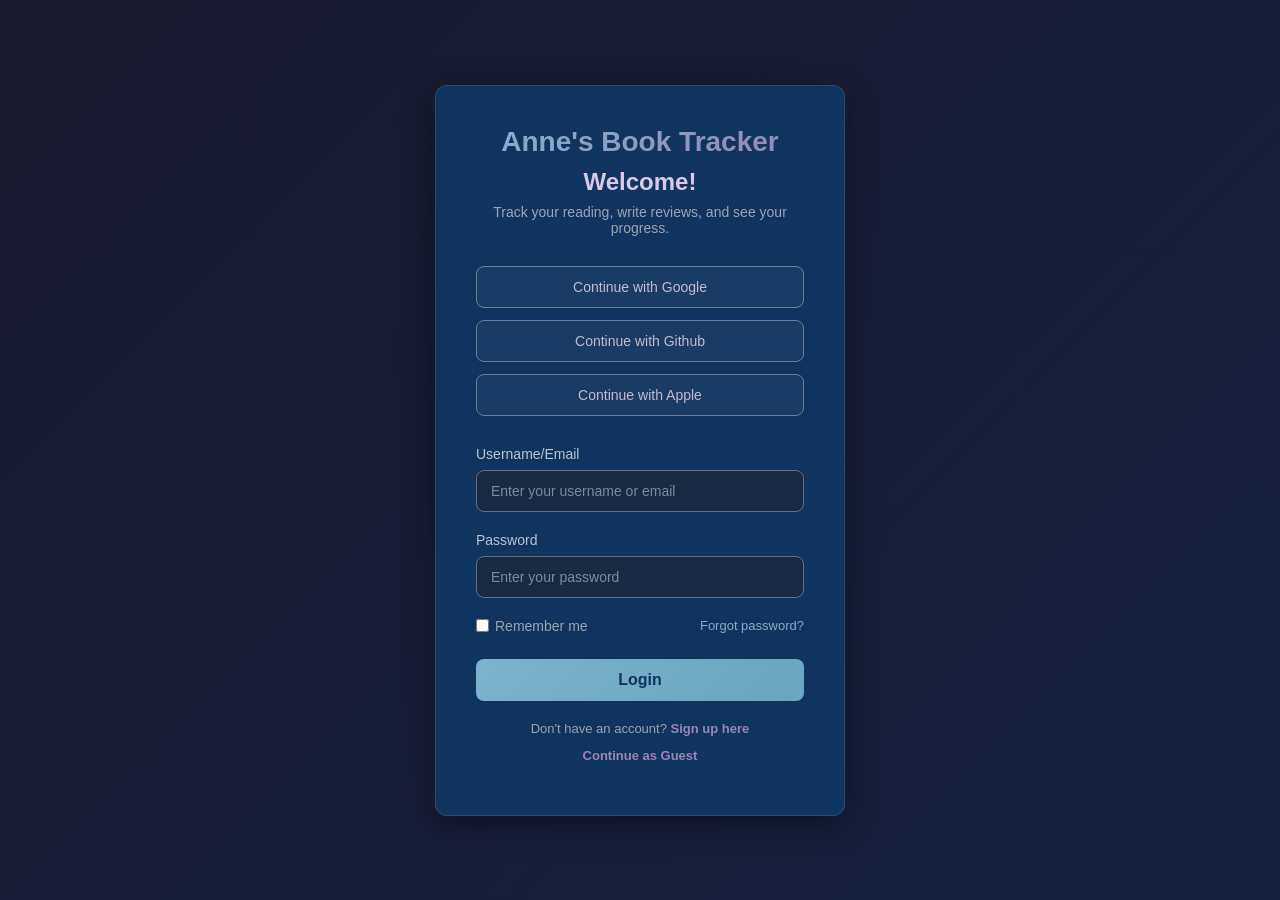
<file: index.html>
<!DOCTYPE html>
<html lang="en">
<head>
    <meta charset="UTF-8">
    <meta name="viewport" content="width=device-width, initial-scale=1.0">
    <title>LOGIN PAGE</title>
    <link rel="stylesheet" href="index.css">
</head>

<body>
    <div class="container">
        <div class="login-box">
            <h1 class="title">Anne's Book Tracker</h1>
            <h2>Welcome!</h2>
            <p class="subtitle">Track your reading, write reviews, and see your progress.</p>

            <div class="social-buttons">
                <button class="google-btn" type="button">Continue with Google</button>
                <button class="github-btn" type="button">Continue with Github</button>
                <button class="apple-btn" type="button">Continue with Apple</button>
            </div>

            <form id="loginForm" onsubmit="handleLogin(event)">
                <div class="form-group">
                    <label for="email">Username/Email</label>
                    <input type="text" id="email" placeholder="Enter your username or email" required>
                    <span class="error" id="emailError"></span>
                </div>

                <div class="form-group">
                    <label for="password">Password</label>
                    <input type="password" id="password" placeholder="Enter your password" required>
                    <span class="error" id="passwordError"></span>
                </div>

                <div class="remember-forgot">
                    <label><input type="checkbox"> Remember me</label>
                    <a href="#">Forgot password?</a>
                </div>

                <button type="submit" class="login-btn">Login</button>
            </form>

            <p class="signup-link">
                Don't have an account? <a href="signup.html">Sign up here</a>
            </p>

            <p class="guest-option">
                <a href="#">Continue as Guest</a>
            </p>
        </div>
    </div>

    <script src="index.js"></script>
</body>
</html>
</file>
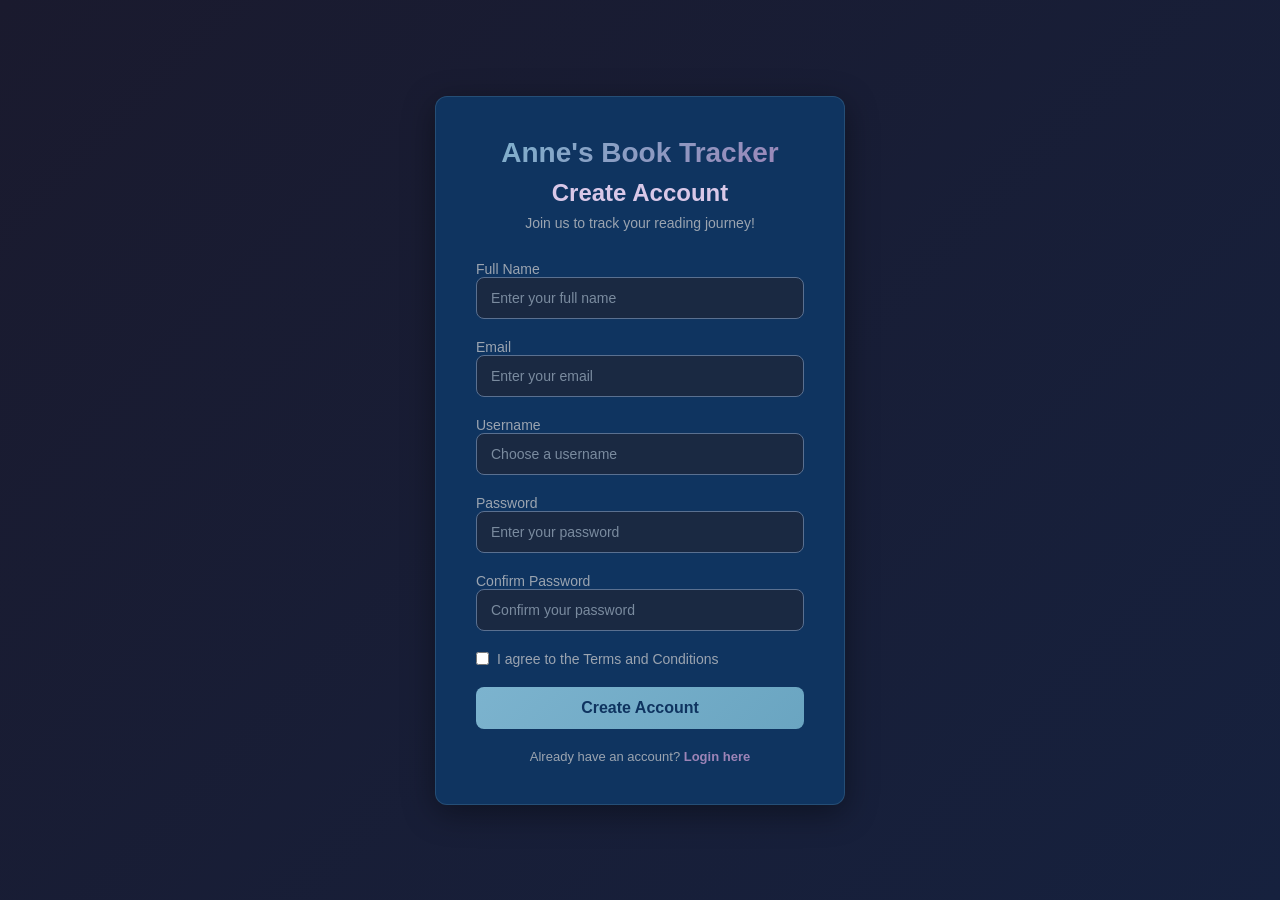
<file: signup.html>
<!DOCTYPE html>
<html lang="en">
<head>
    <meta charset="UTF-8">
    <meta name="viewport" content="width=device-width, initial-scale=1.0">
    <title>SIGN UP PAGE</title>
    <link rel="stylesheet" href="signup.css">
</head>

<body>
    <div class="container">
        <div class="signup-box">
            <h1 class="title">Anne's Book Tracker</h1>
            <h2>Create Account</h2>
            <p class="subtitle">Join us to track your reading journey!</p>

            <form id="signupForm" onsubmit="handleSignup(event)">
                <div class="form-group">
                    <label for="fullname">Full Name</label>
                    <input type="text" id="fullname" placeholder="Enter your full name" required>
                    <span class="error" id="fullnameError"></span>
                </div>

                <div class="form-group">
                    <label for="email">Email</label>
                    <input type="email" id="email" placeholder="Enter your email" required>
                    <span class="error" id="emailError"></span>
                </div>

                <div class="form-group">
                    <label for="username">Username</label>
                    <input type="text" id="username" placeholder="Choose a username" required>
                    <span class="error" id="usernameError"></span>
                </div>

                <div class="form-group">
                    <label for="password">Password</label>
                    <input type="password" id="password" placeholder="Enter your password" required>
                    <span class="error" id="passwordError"></span>
                </div>

                <div class="form-group">
                    <label for="confirmPassword">Confirm Password</label>
                    <input type="password" id="confirmPassword" placeholder="Confirm your password" required>
                    <span class="error" id="confirmPasswordError"></span>
                </div>

                <div class="form-group">
                    <label>
                        <input type="checkbox" id="terms" required>
                        I agree to the Terms and Conditions
                    </label>
                    <span class="error" id="termsError"></span>
                </div>

                <button type="submit" class="signup-btn">Create Account</button>
            </form>

            <p class="login-link">
                Already have an account? <a href="index.html">Login here</a>
            </p>
        </div>
    </div>

    <script src="signup.js"></script>
</body>
</html>
</file>
<file: index.css>
* {
    margin: 0;
    padding: 0;
    box-sizing: border-box;
}

body {
    font-family: 'Segoe UI', Tahoma, Geneva, Verdana, sans-serif;
    background: linear-gradient(135deg, #1a1a2e 0%, #16213e 100%);
    min-height: 100vh;
    display: flex;
    justify-content: center;
    align-items: center;
    color: #e0e0e0;
}

.container {
    width: 100%;
    max-width: 450px;
    padding: 20px;
}

.login-box {
    background: #0f3460;
    border-radius: 12px;
    padding: 40px;
    box-shadow: 0 8px 32px rgba(0, 0, 0, 0.4);
    border: 1px solid rgba(124, 179, 206, 0.2);
}

.title {
    font-size: 28px;
    font-weight: 700;
    text-align: center;
    margin-bottom: 10px;
    background: linear-gradient(135deg, #7cb3ce 0%, #9d84b7 100%);
    -webkit-background-clip: text;
    -webkit-text-fill-color: transparent;
    background-clip: text;
}

h2 {
    font-size: 24px;
    text-align: center;
    margin-bottom: 8px;
    color: #d9c8e8;
}

.subtitle {
    text-align: center;
    font-size: 14px;
    color: #9ba4b0;
    margin-bottom: 30px;
}

.social-buttons {
    display: flex;
    flex-direction: column;
    gap: 12px;
    margin-bottom: 30px;
}

.social-buttons button {
    padding: 12px 16px;
    border: 1px solid #6b8096;
    background: rgba(107, 128, 150, 0.1);
    color: #c4b9d1;
    border-radius: 8px;
    cursor: pointer;
    font-size: 14px;
    font-weight: 500;
    transition: all 0.3s ease;
}

.google-btn:hover {
    background: rgba(186, 124, 166, 0.15);
    border-color: #ba7ca6;
    color: #e8c4d8;
}

.github-btn:hover {
    background: rgba(124, 179, 206, 0.15);
    border-color: #7cb3ce;
    color: #c4dce8;
}

.apple-btn:hover {
    background: rgba(169, 134, 116, 0.15);
    border-color: #a98674;
    color: #e0ccbb;
}

.form-group {
    margin-bottom: 20px;
}

label {
    display: block;
    margin-bottom: 8px;
    font-size: 14px;
    color: #b8c5d4;
    font-weight: 500;
}

input[type="text"],
input[type="password"] {
    width: 100%;
    padding: 12px 14px;
    border: 1px solid #5a7090;
    background: #1a2942;
    color: #e0e0e0;
    border-radius: 8px;
    font-size: 14px;
    transition: all 0.3s ease;
}

input[type="text"]:focus,
input[type="password"]:focus {
    outline: none;
    border-color: #7cb3ce;
    background: #1f3454;
    box-shadow: 0 0 0 3px rgba(124, 179, 206, 0.1);
}

input::placeholder {
    color: #7a8b9f;
}

.error {
    display: block;
    font-size: 12px;
    color: #d68a8a;
    margin-top: 5px;
}

.remember-forgot {
    display: flex;
    justify-content: space-between;
    align-items: center;
    margin-bottom: 25px;
    font-size: 13px;
}

.remember-forgot label {
    display: flex;
    align-items: center;
    margin-bottom: 0;
    color: #9ba4b0;
}

.remember-forgot input[type="checkbox"] {
    margin-right: 6px;
    cursor: pointer;
    accent-color: #7cb3ce;
}

.remember-forgot a {
    color: #8ba8c4;
    text-decoration: none;
    transition: color 0.3s ease;
}

.remember-forgot a:hover {
    color: #7cb3ce;
}

.login-btn {
    width: 100%;
    padding: 12px;
    background: linear-gradient(135deg, #7cb3ce 0%, #6aa5c1 100%);
    color: #0f3460;
    border: none;
    border-radius: 8px;
    font-size: 16px;
    font-weight: 600;
    cursor: pointer;
    transition: all 0.3s ease;
    margin-bottom: 20px;
}

.login-btn:hover {
    transform: translateY(-2px);
    box-shadow: 0 6px 20px rgba(124, 179, 206, 0.3);
}

.login-btn:active {
    transform: translateY(0);
}

.signup-link,
.guest-option {
    text-align: center;
    font-size: 13px;
    color: #9ba4b0;
    margin-bottom: 12px;
}

.signup-link a,
.guest-option a {
    color: #9d84b7;
    text-decoration: none;
    font-weight: 600;
    transition: color 0.3s ease;
}

.signup-link a:hover,
.guest-option a:hover {
    color: #bfacdb;
}
</file>
<file: signup.css>
* {
    margin: 0;
    padding: 0;
    box-sizing: border-box;
}

body {
    font-family: 'Segoe UI', Tahoma, Geneva, Verdana, sans-serif;
    background: linear-gradient(135deg, #1a1a2e 0%, #16213e 100%);
    min-height: 100vh;
    display: flex;
    justify-content: center;
    align-items: center;
    color: #e0e0e0;
}

.container {
    width: 100%;
    max-width: 450px;
    padding: 20px;
}

.signup-box {
    background: #0f3460;
    border-radius: 12px;
    padding: 40px;
    box-shadow: 0 8px 32px rgba(0, 0, 0, 0.4);
    border: 1px solid rgba(124, 179, 206, 0.2);
}

.title {
    font-size: 28px;
    font-weight: 700;
    text-align: center;
    margin-bottom: 10px;
    background: linear-gradient(135deg, #7cb3ce 0%, #9d84b7 100%);
    -webkit-background-clip: text;
    -webkit-text-fill-color: transparent;
    background-clip: text;
}

h2 {
    font-size: 24px;
    text-align: center;
    margin-bottom: 8px;
    color: #d9c8e8;
}

.subtitle {
    text-align: center;
    font-size: 14px;
    color: #9ba4b0;
    margin-bottom: 30px;
}

.form-group {
    margin-bottom: 20px;
}

label {
    display: block;
    margin-bottom: 8px;
    font-size: 14px;
    color: #b8c5d4;
    font-weight: 500;
}

input[type="text"],
input[type="email"],
input[type="password"] {
    width: 100%;
    padding: 12px 14px;
    border: 1px solid #5a7090;
    background: #1a2942;
    color: #e0e0e0;
    border-radius: 8px;
    font-size: 14px;
    transition: all 0.3s ease;
}

input[type="text"]:focus,
input[type="email"]:focus,
input[type="password"]:focus {
    outline: none;
    border-color: #7cb3ce;
    background: #1f3454;
    box-shadow: 0 0 0 3px rgba(124, 179, 206, 0.1);
}

input::placeholder {
    color: #7a8b9f;
}

.error {
    display: block;
    font-size: 12px;
    color: #d68a8a;
    margin-top: 5px;
}

.form-group label input[type="checkbox"] {
    margin-right: 8px;
    cursor: pointer;
    accent-color: #7cb3ce;
}

.form-group label {
    display: flex;
    align-items: center;
    margin-bottom: 0;
    color: #9ba4b0;
    font-weight: normal;
}

.signup-btn {
    width: 100%;
    padding: 12px;
    background: linear-gradient(135deg, #7cb3ce 0%, #6aa5c1 100%);
    color: #0f3460;
    border: none;
    border-radius: 8px;
    font-size: 16px;
    font-weight: 600;
    cursor: pointer;
    transition: all 0.3s ease;
    margin-bottom: 20px;
}

.signup-btn:hover {
    transform: translateY(-2px);
    box-shadow: 0 6px 20px rgba(124, 179, 206, 0.3);
}

.signup-btn:active {
    transform: translateY(0);
}

.login-link {
    text-align: center;
    font-size: 13px;
    color: #9ba4b0;
}

.login-link a {
    color: #9d84b7;
    text-decoration: none;
    font-weight: 600;
    transition: color 0.3s ease;
}

.login-link a:hover {
    color: #bfacdb;
}
</file>
